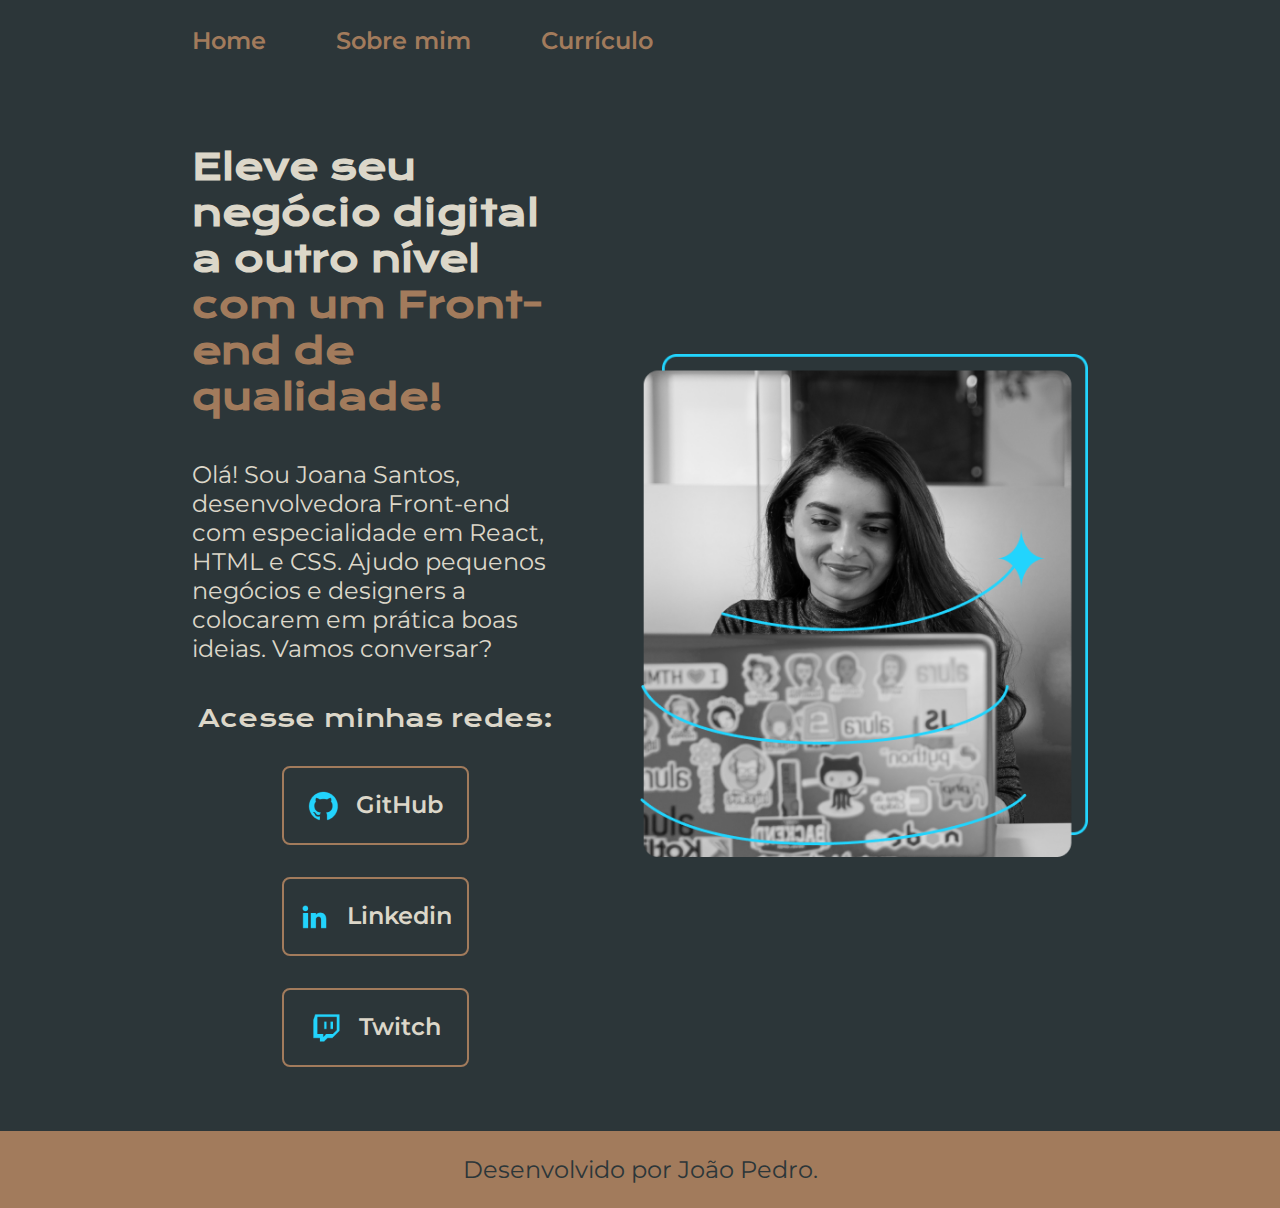
<file: index.html>
<!DOCTYPE html>
<html lang="pt-br">
<head>
    <meta charset="UTF-8"> 
    <meta http-equiv="X-UA-Compatible" content="IE=edge">
    <meta name="viewport" content="width=device-width, initial-scale=1.0">
    <title>Home</title>
    <link rel="icon" type="imagem/png" href="./assets/icon.jpg"/>
    <link rel="stylesheet" href="./styles/style.css">
</head>
<body>
    <header class="cabecalho">
        <nav class="cabecalho__menu">
            <a href="index.html" class="cabecalho__menu__link">Home</a>
            <a href="about.html" class="cabecalho__menu__link">Sobre mim</a>
            <a href="curriculo.html" class="cabecalho__menu__link">Currículo</a>
        </nav>
    </header>
    <main class="apresentacao">
        <section class="apresentacao__conteudo">
                <h1 class="apresentacao__conteudo__titulo">Eleve seu negócio digital a outro nível 
                <strong class="titulo-destaque">com um Front-end de qualidade!
                </strong></h1>
                <p class="apresentacao__conteudo__texto">Olá! Sou Joana Santos, desenvolvedora 
                Front-end com especialidade em React, HTML e
                CSS. Ajudo pequenos negócios e designers a 
                colocarem em prática boas ideias. Vamos 
                conversar?</p>
                <div class="apresentacao__links">
                    <h2 class="apresentacao__links__subtitulo">Acesse minhas redes:</h2>
                    <a href="https://github.com/guilhermeonrails" class="apresentacao__link__navegacao">
                        <img src="./assets/github.png" alt="imagem github">
                        GitHub
                    </a>
                    <a href="https://www.linkedin.com/in/joao-arruda3/" class="apresentacao__link__navegacao">
                        <img src="./assets/linkedin.png" alt="imagem linkedin">
                        Linkedin
                    </a>
                    <a href="https://www.twitch.tv/rruda3" class="apresentacao__link__navegacao">
                        <img src="./assets/twitch.png" alt="imagem twitch">
                        Twitch
                    </a>
                </div>
        </section>
        <img class="apresentacao__imagem" src="./assets/Imagem.png" alt="Foto da Joana Santos programando">
    </main>
    <footer class="rodape">
        <p>Desenvolvido por João Pedro.</p>
    </footer>
</body>
</html>
</file>
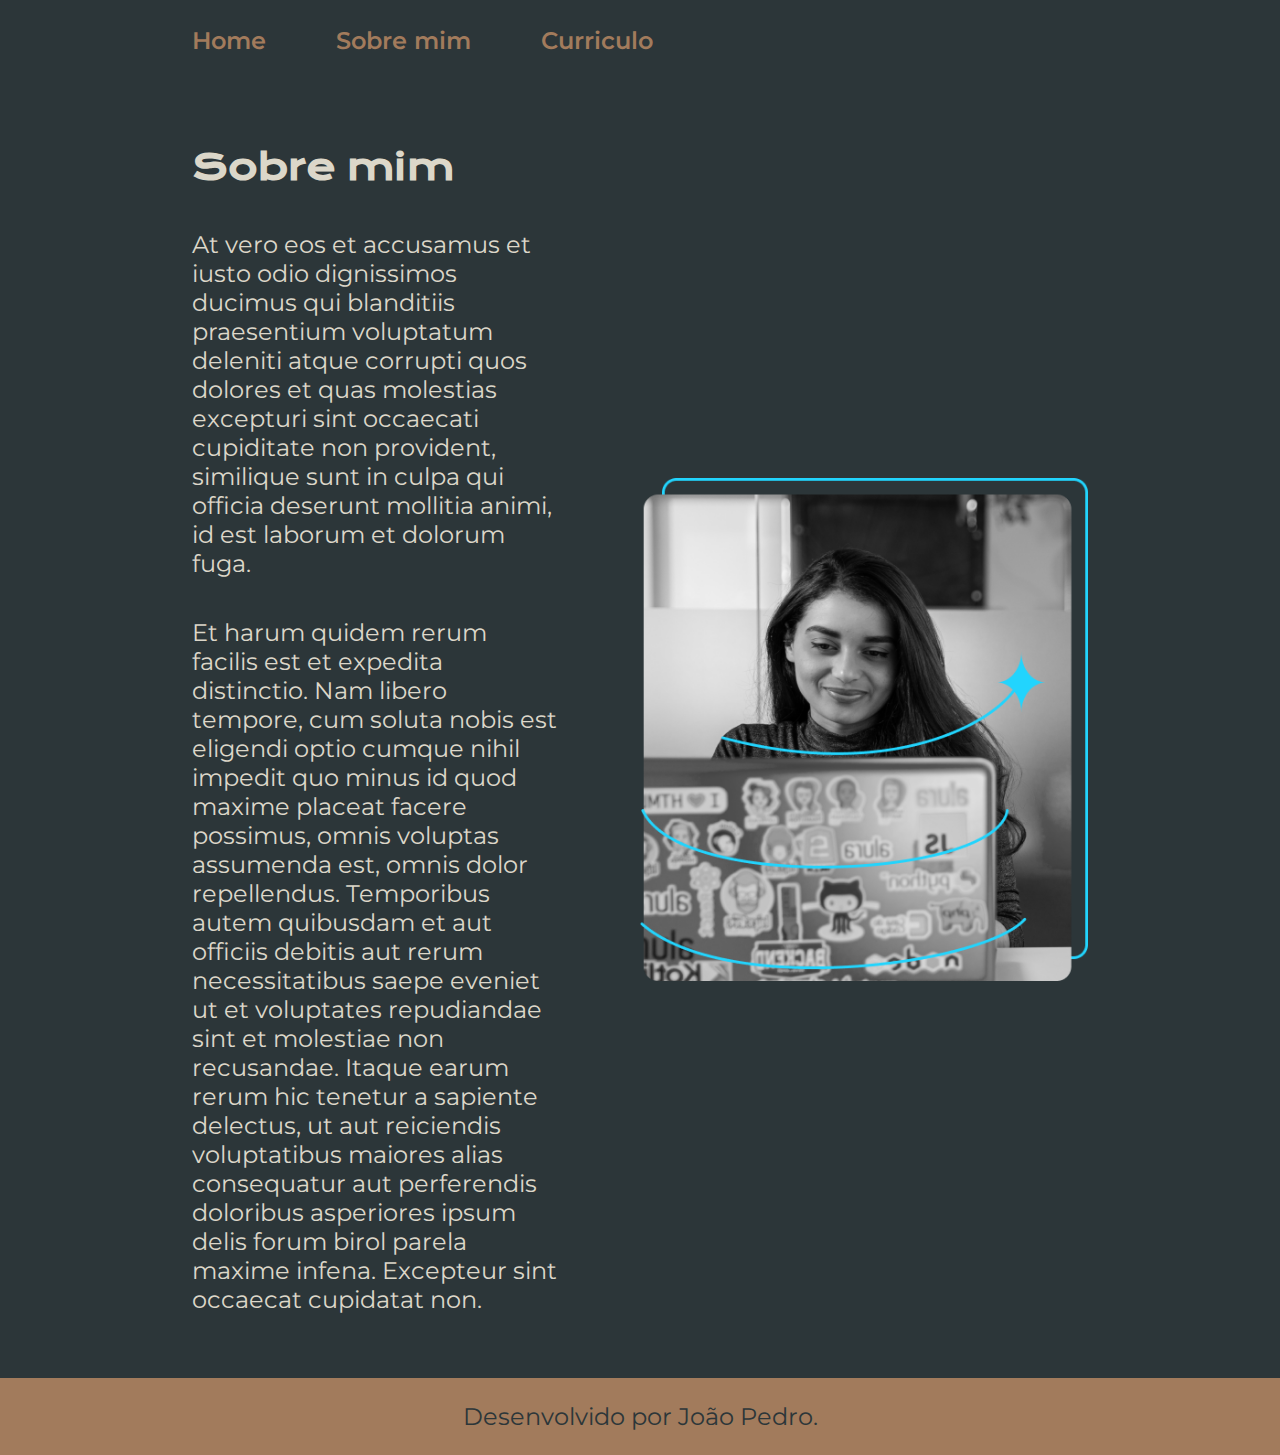
<file: about.html>
<!DOCTYPE html>
<html lang="pt-br">
    <head>
        <meta charset="UTF-8"> 
        <meta http-equiv="X-UA-Compatible" content="IE=edge">
        <meta name="viewport" content="width=device-width, initial-scale=1.0">
        <title>Sobre mim</title>
        <link rel="icon" type="imagem/png" href="./assets/icon.jpg"/>
        <link rel="stylesheet" href="./styles/style.css">
    </head>
<body>
    <header class="cabecalho">
        <nav class="cabecalho__menu">
            <a href="index.html" class="cabecalho__menu__link">Home</a>
            <a href="about.html" class="cabecalho__menu__link">Sobre mim</a>
            <a href="curriculo.html" class="cabecalho__menu__link">Curriculo</a>
        </nav>
    </header>
    <main class="apresentacao">
        <section class="apresentacao__conteudo">
            <h1 class="apresentacao__conteudo__titulo">Sobre mim</h1>
            <p class="apresentacao__conteudo__texto">At vero eos et accusamus et iusto odio dignissimos ducimus qui blanditiis praesentium voluptatum deleniti atque corrupti quos dolores et quas molestias excepturi sint occaecati cupiditate non provident, similique sunt in culpa qui officia deserunt mollitia animi, id est laborum et dolorum fuga.</p>
            <p class="apresentacao__conteudo__texto">Et harum quidem rerum facilis est et expedita distinctio. Nam libero tempore, cum soluta nobis est eligendi optio cumque nihil impedit quo minus id quod maxime placeat facere possimus, omnis voluptas assumenda est, omnis dolor repellendus. Temporibus autem quibusdam et aut officiis debitis aut rerum necessitatibus saepe eveniet ut et voluptates repudiandae sint et molestiae non recusandae. Itaque earum rerum hic tenetur a sapiente delectus, ut aut reiciendis voluptatibus maiores alias consequatur aut perferendis doloribus asperiores ipsum delis forum birol parela maxime infena. Excepteur sint occaecat cupidatat non.</p>
        </section>
        <img class="apresentacao__imagem" src="./assets/Imagem.png" alt="Foto da Joana Santos programando">
    </main>
    <footer class="rodape">
        <p>Desenvolvido por João Pedro.</p>
    </footer>
</body>
</html>
</file>
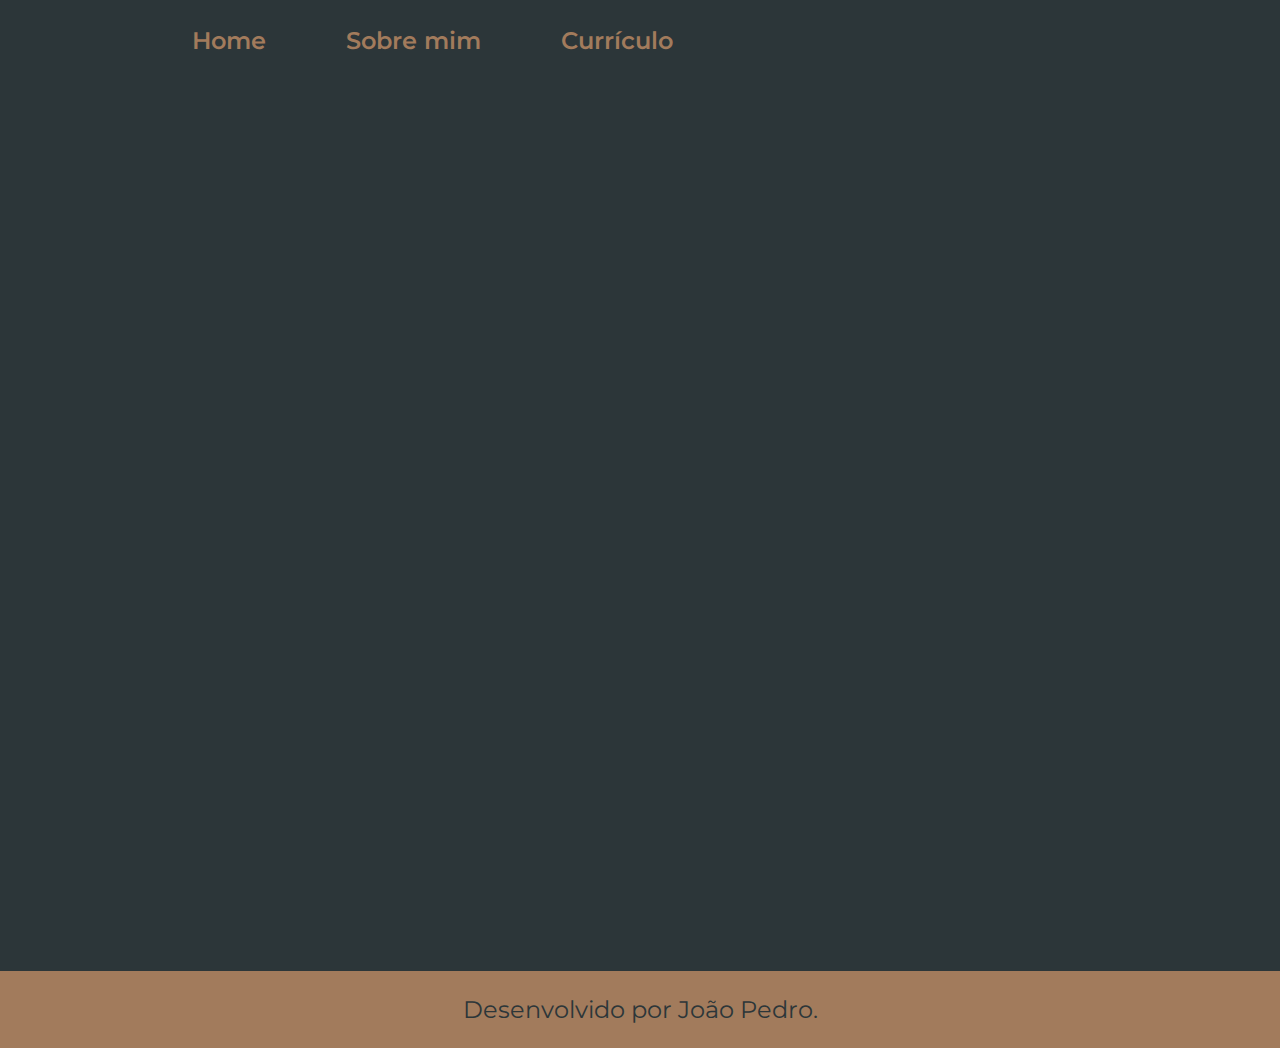
<file: curriculo.html>
<!DOCTYPE html>
<html lang="pt-br">
<head>
    <meta charset="UTF-8"> 
    <meta http-equiv="X-UA-Compatible" content="IE=edge">
    <meta name="viewport" content="width=device-width, initial-scale=1.0">
    <title>Currículo</title>
    <link rel="stylesheet" href="./styles/style2.css">
    <link rel="icon" type="imagem/png" href="./assets/icon.jpg"/>
</head>
<body>
    <header class="cabecalho">
        <nav class="cabecalho__menu">
            <a href="index.html" class="cabecalho__menu__link">Home</a>
            <a href="about.html" class="cabecalho__menu__link">Sobre mim</a>
            <a href="curriculo.html" class="cabecalho__menu__link">Currículo</a>
        </nav>
    </header>
    <main class="apresentacao">
        <section class="apresentacao__conteudo">
                <h1 class="apresentacao__conteudo__titulo">Curriculo</h1>
                    <p class="apresentacao__conteudo__texto">
                        Meu nome é João Pedro de Arruda Almeida e tenho 23 anos
                    </p>
                <h2 class="apresentacao__conteudo__subtitulo">Experiencia</h2>
                    <ul class="apresentacao__conteudo__texto">
                        <li class="apresentacao__conteudo__lista">
                            JAR Bobinas (2020 - 2021) - Assistente de Design
                            Criação de artes em Coreldraw <br>
                            Manutenção hardware <br>
                            Emissão de relatórios de acompanhamento do setor <br>
                            Photoshop
                        </li>
                    </ul>
                <h2 class="apresentacao__conteudo__subtitulo">Estudos</h2>
                    <ul class="apresentacao__conteudo__texto">
                        <li class="apresentacao__conteudo__lista">
                            Administração de Sistemas e Serviços de Infraestrutura de TI - <a href="https://www.coursera.org/account/accomplishments/verify/A3HV2DYVA3XR" class="apresentacao__conteudo__listalink">Google.</a>
                        </li>
                        <li class="apresentacao__conteudo__lista">
                            Segurança de TI: Defesa Contra as Artes Obscuras do Mundo Digital - <a href="https://www.coursera.org/account/accomplishments/verify/QDYUNSXZRTTB" class="apresentacao__conteudo__listalink">Google.</a>
                        </li>
                        <li class="apresentacao__conteudo__lista">
                            Sistemas Operacionais e Você: Tornando-se um Usuário Avançado - <a href="https://www.coursera.org/account/accomplishments/verify/FULTA7PLBLPL" class="apresentacao__conteudo__listalink">Google.</a>
                        </li>
                        <li class="apresentacao__conteudo__lista">
                            Estrutura e Funcionamento das Redes de Computadores - <a href="https://www.coursera.org/account/accomplishments/verify/RCTCSTSJLC7S" class="apresentacao__conteudo__listalink">Google.</a>
                        </li>
                        <li class="apresentacao__conteudo__lista">
                            Fundamentos do Suporte Técnico - <a href="https://www.coursera.org/account/accomplishments/verify/FNDHGCM2XA4U" class="apresentacao__conteudo__listalink">Google.</a>
                        </li>
                    </ul>
                <div class="apresentacao__links">
                    <h2 class="apresentacao__links__subtitulo">Para mais acesse:</h2>
                        <a href="https://www.linkedin.com/in/joao-arruda3/" class="apresentacao__link__link">
                            <img src="./assets/linkedin.png" alt="imagem linkedin">
                            Linkedin
                        </a>
                </div>
        </section>
        <img src="./assets/eu.jpeg" alt="foto minha" class="foto">
    </main>
    <footer class="rodape">
        <p>Desenvolvido por João Pedro.</p>
    </footer>
</body>
</html>
</file>
<file: styles/style.css>
@import url('https://fonts.googleapis.com/css2?family=Krona+One&family=Montserrat:wght@400;600&display=swap');

:root{
    --cor-primaria: #2C3639;
    --cor-secundaria: #DCD7C9;
    --cor-terciaria: #A27B5C;
    --cor-hover: #3F4E4F;

    --fonte-principal: 'Krona One', sans-serif;
    --fonte-secundaria: 'Montserrat', sans-serif;
}

*{
    margin: 0;
    padding: 0;
}


body{
    box-sizing: border-box;
    background-color: var(--cor-primaria);
    color: var(--cor-secundaria);
 }

 
.cabecalho{
    padding: 2% 0% 2% 15%;
}

.cabecalho__menu{
    display: flex;
    gap: 70px;
}

.cabecalho__menu__link{
    font-family: var(--fonte-secundaria);
    font-size: 1.5rem;
    font-weight: 600;
    color: var(--cor-terciaria);
    text-decoration: none;
}

.apresentacao{
    padding: 5% 15%;
    display: flex;
    align-items: center;
    justify-content: space-between;
    gap: 82px;
}

.apresentacao__conteudo{
    width: 50%;
    display: flex;
    flex-direction: column;
    gap: 40px;
}

.apresentacao__conteudo__titulo{
    font-size: 2.25rem;
    font-family: var(--fonte-principal);
}

.titulo-destaque{
    color: var(--cor-terciaria);
}

.apresentacao__conteudo__texto{
    font-size: 1.5rem;
    font-family: var(--fonte-secundaria);
}

.apresentacao__links{
    display: flex;
    justify-content: space-between;
    flex-direction: column;
    align-items: center;
    gap: 32px;
}

.apresentacao__links__subtitulo{
    font-family: var(--fonte-principal);
    font-weight: 400;
    font-size: 1.5rem;
}


.apresentacao__link__navegacao{
    display: flex;
    justify-content: center;
    gap: 16px;
    border: 2px solid var(--cor-terciaria);
    width: 50%;
    text-align: center;
    border-radius: 8px;
    font-size: 1.5rem;
    font-weight: 600;
    padding: 21.5px 0px;
    text-decoration: none;
    color: var(--cor-secundaria);
    font-family: var(--fonte-secundaria);
}

.apresentacao__link__navegacao:hover{
    background-color: var(--cor-hover);
    /*width: 390px;*/
}

.apresentacao__imagem{
    width: 50%;
}

.rodape{
    text-align: center;
    padding: 24px;
    color: var(--cor-primaria);
    background-color: var(--cor-terciaria);
    font-family: var(--fonte-secundaria);
    font-size: 1.5rem;
    font-weight: 400;
}

@media (max-width: 1200px) {

    .cabecalho{
         padding: 5%;
    }

    .cabecalho__menu{
        justify-content: space-evenly;
        gap: 50px;
    }

    .apresentacao{
        flex-direction: column-reverse;
        padding: 5%;
    }

    .apresentacao__conteudo{
        width: auto;
    }

}
</file>
<file: styles/style2.css>
@import url('https://fonts.googleapis.com/css2?family=Krona+One&family=Montserrat:wght@400;600&display=swap');

:root{
    --cor-primaria: #2C3639;
    --cor-secundaria: #DCD7C9;
    --cor-terciaria: #A27B5C;
    --cor-hover: #3F4E4F;

    --fonte-principal: 'Krona One', sans-serif;
    --fonte-secundaria: 'Montserrat', sans-serif;
}


*{
    margin: 0;
    padding: 0;
}


body{
    /* height: 100vh; */
    box-sizing: border-box;
    background-color: var(--cor-primaria);
    color: var(--cor-secundaria);
 }

 
.cabecalho{
    padding: 2% 0% 2% 15%;
    /* background-color: #272727; */
}

.cabecalho__menu{
    display: flex;
    gap: 80px;
}

.cabecalho__menu__link{
    font-family: var(--fonte-secundaria);
    font-size: 1.5rem;
    font-weight: 600;
    color: var(--cor-terciaria);
    text-decoration: none;
}

.apresentacao{
    opacity: 0;
    padding: 5% 15%;
    display: flex;
    align-items: center;
    justify-content: space-between;
    animation: fadeInAnimation 2s ease-in-out forwards;
  }
  
  @keyframes fadeInAnimation {
    to {
      opacity: 1;
    }
  }

.apresentacao__conteudo{
    width: auto;
    display: flex;
    flex-direction: column;
    gap: 40px;
}

.apresentacao__conteudo__titulo{
    font-size: 2.25rem;
    font-family: var(--fonte-principal);
}

.apresentacao__conteudo__subtitulo{
    font-size: 1.87rem;
    font-family: var(--fonte-principal);
}

.titulo-destaque{
    color: var(--cor-terciaria);
}

.apresentacao__conteudo__texto{
    font-size: 1.5;
    font-family: var(--fonte-secundaria);
}

.apresentacao__conteudo__lista{
    line-height: 150%;
}

.apresentacao__conteudo__listalink{
    color: var(--cor-terciaria);
    text-decoration: none;
}

.apresentacao__links{
    display: flex;
    justify-content: space-between;
    flex-direction: column;
    align-items: center;
    gap: 32px;
}

.apresentacao__links__subtitulo{
    font-family: 'Krona One', sans-serif;
    font-weight: 400;
    font-size: 1.5rem;
}


.apresentacao__link__link{
    /* background-color: var(--cor-terciaria); */
    display: flex;
    justify-content: center;
    gap: 16px;
    border: 2px solid var(--cor-terciaria);
    width: 50%;
    text-align: center;
    border-radius: 8px;
    font-size: 1.5rem;
    font-weight: 600;
    padding: 21.5px 0px;
    text-decoration: none;
    color: var(--cor-secundaria);
    font-family: var(--fonte-secundaria);
}

.apresentacao__link__link:hover{
    background-color: var(--cor-hover);
    width: 50%;
}

.rodape{
    text-align: center;
    padding: 24px;
    color: var(--cor-primaria);
    background-color: var(--cor-terciaria);
    font-family: var(--fonte-secundaria);
    font-size: 1.5rem;
    font-weight: 400;
}

.foto{
    border-radius: 10%;
    width: 30%;
}

@media (max-width: 1200px) {

    .cabecalho{
         padding: 5%;
    }

    .cabecalho__menu{
        justify-content: space-evenly;
        gap: 50px;
    }

    .apresentacao{
        flex-direction: column-reverse;
        padding: 5%;
        gap: 50px;
    }

    .apresentacao__conteudo{
        width: auto;
    }

    .foto{
        width: 100%;
        gap: 32px;
    }

}
</file>
